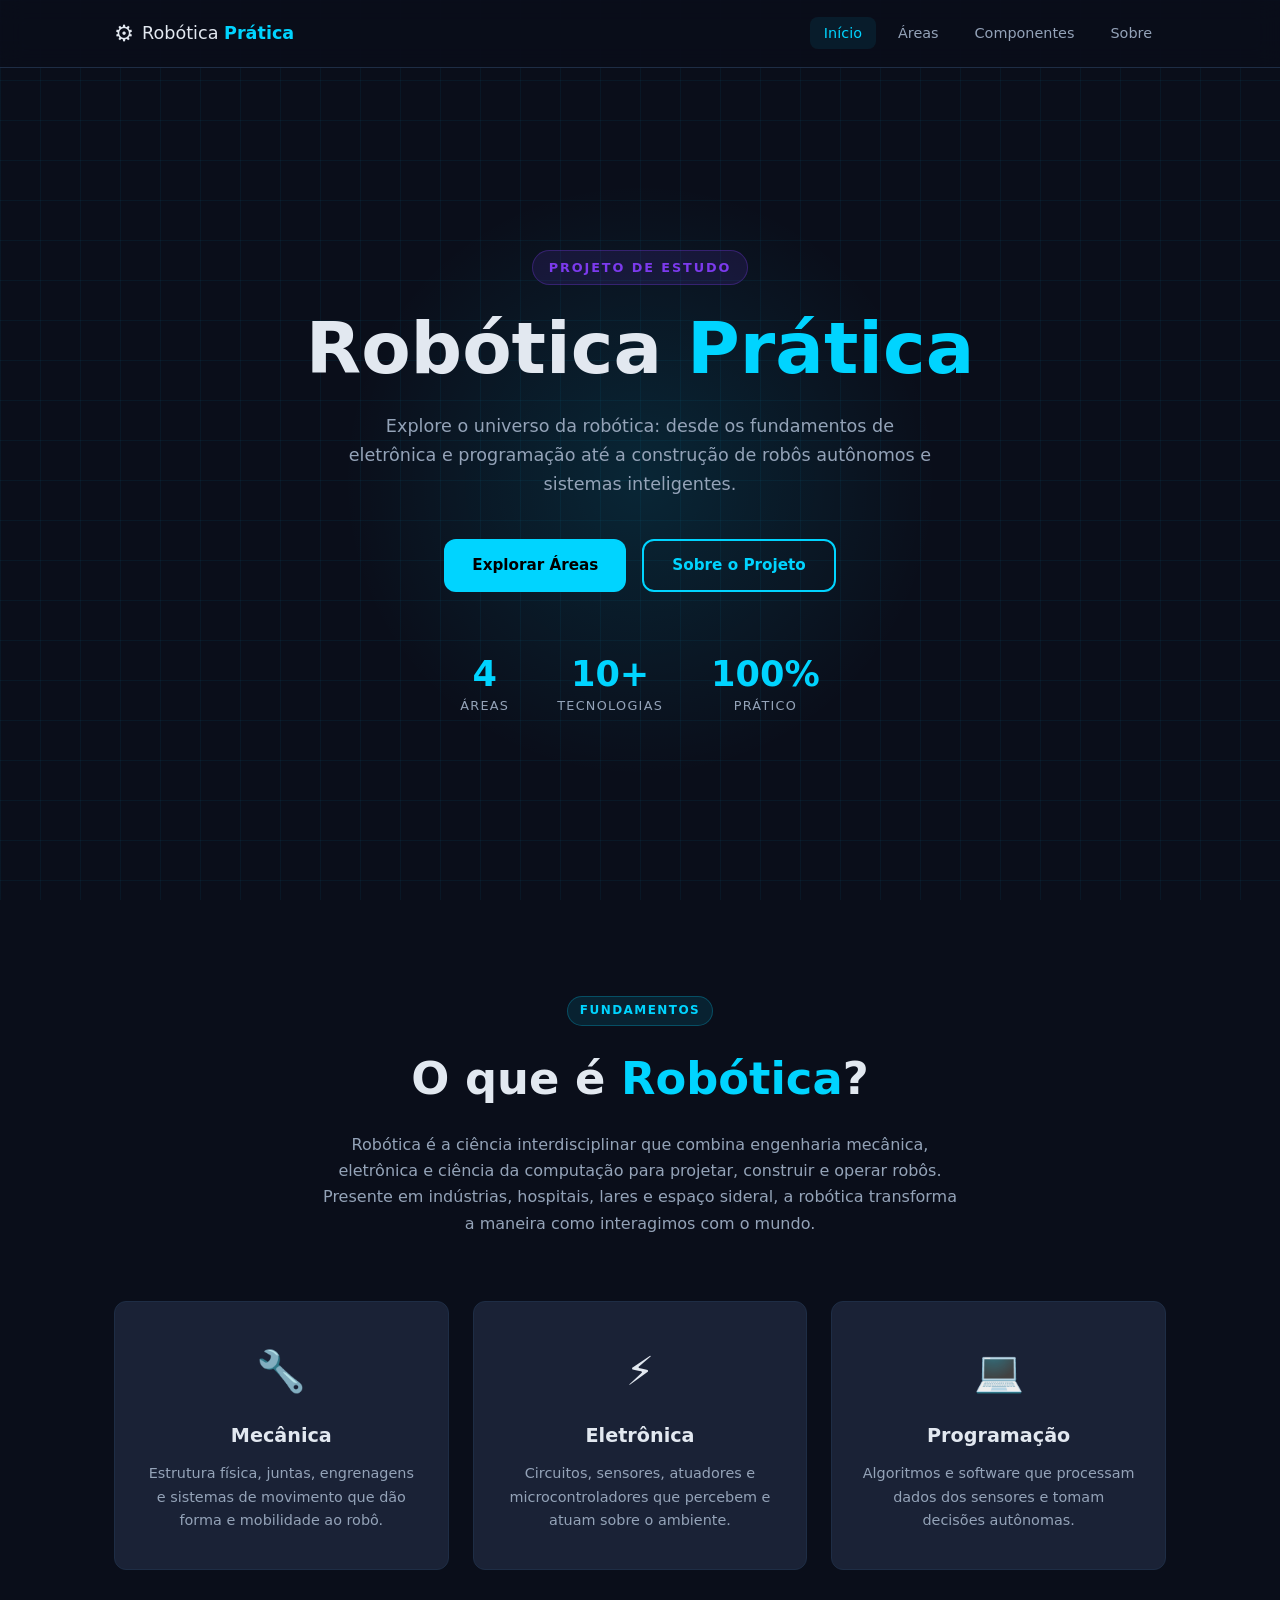
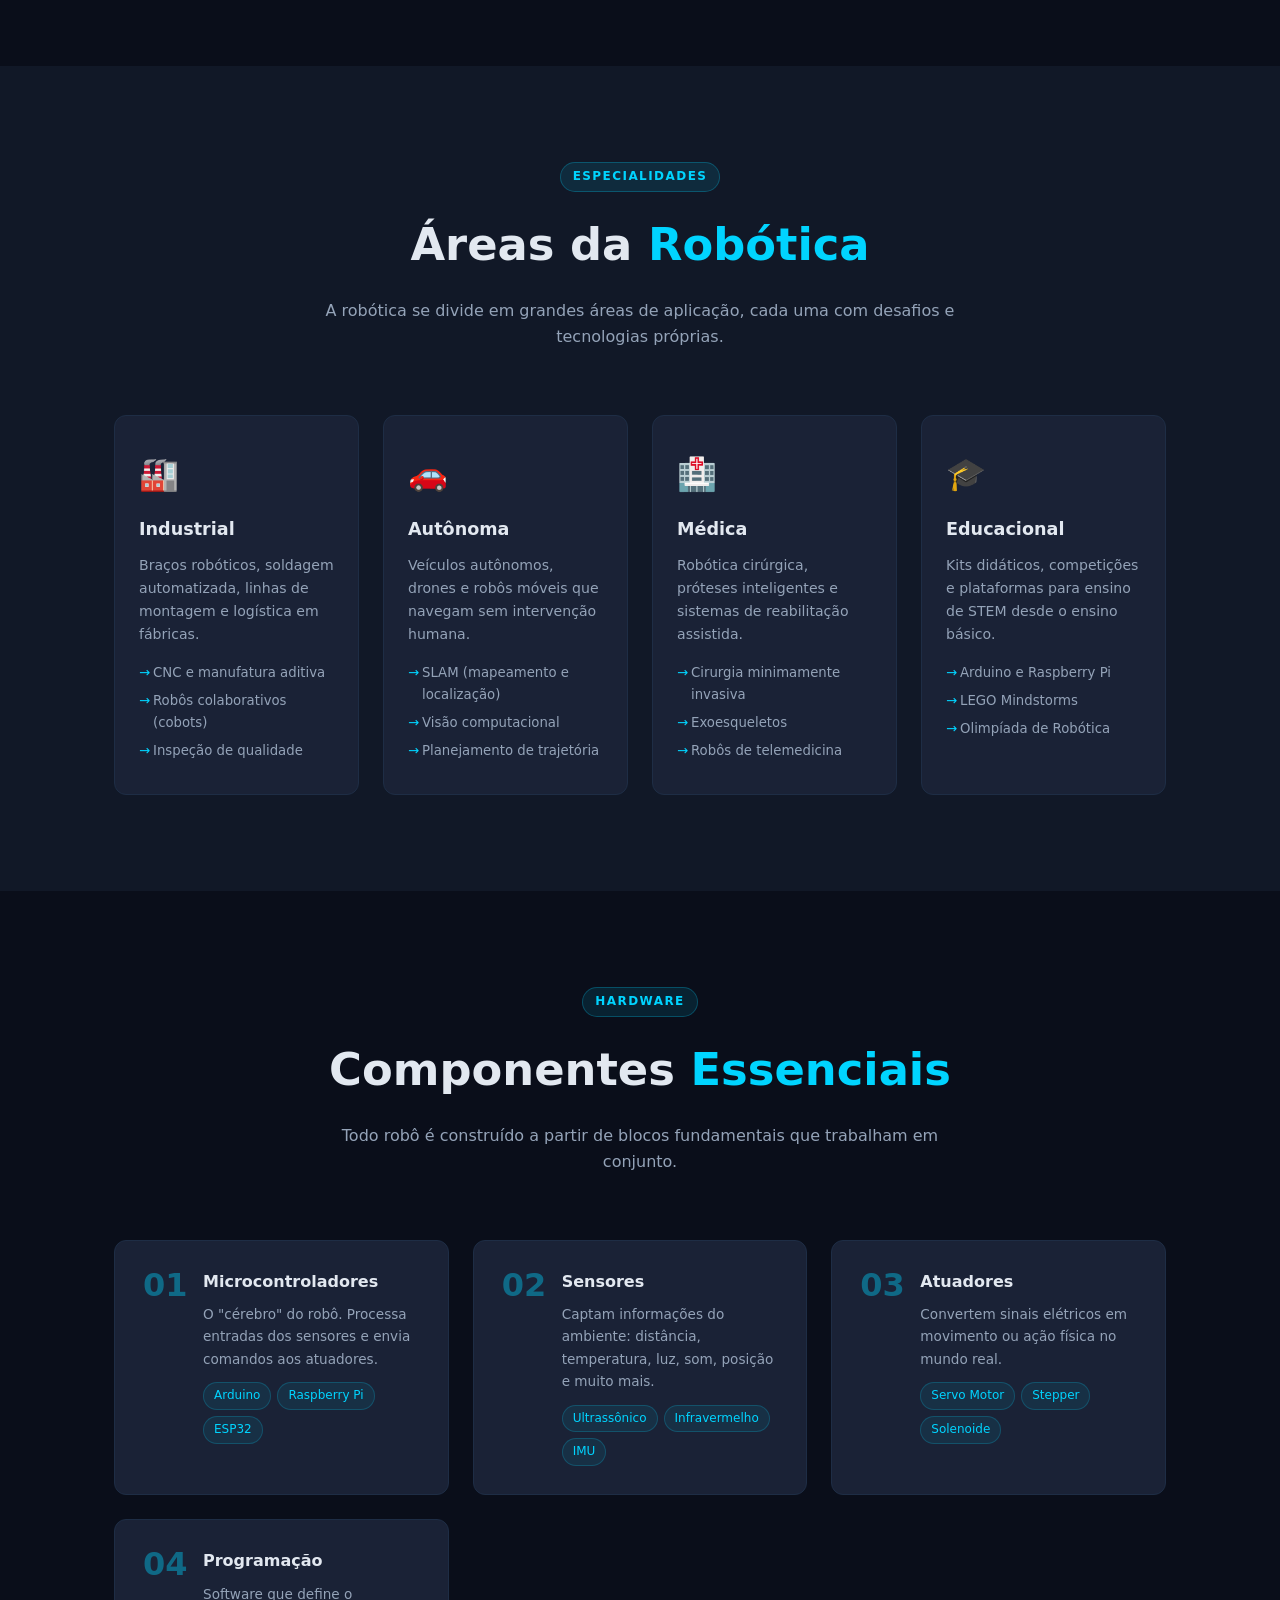
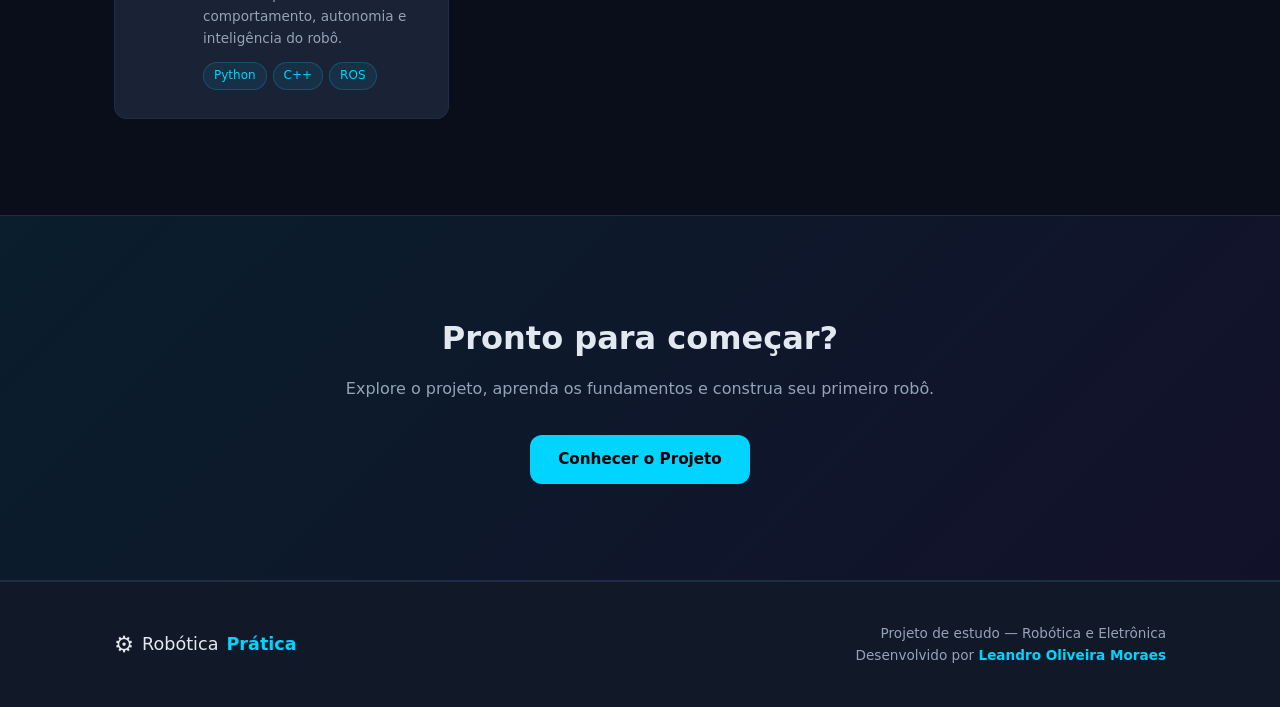
<file: public_html/index.html>
<!DOCTYPE html>
<html lang="pt-br">
<head>
  <meta charset="UTF-8">
  <meta name="viewport" content="width=device-width, initial-scale=1.0">
  <title>Robótica Prática</title>
  <link rel="stylesheet" href="style.css">
</head>
<body>

  <!-- HEADER -->
  <header class="header" id="header">
    <div class="container header__inner">
      <a href="index.html" class="logo">
        <span class="logo__icon">⚙</span>
        <span>Robótica <strong>Prática</strong></span>
      </a>
      <nav class="nav" id="nav">
        <ul class="nav__list">
          <li><a href="index.html" class="nav__link active">Início</a></li>
          <li><a href="#areas" class="nav__link">Áreas</a></li>
          <li><a href="#componentes" class="nav__link">Componentes</a></li>
          <li><a href="sobre.html" class="nav__link">Sobre</a></li>
        </ul>
      </nav>
      <button class="hamburger" id="hamburger" aria-label="Menu">
        <span></span><span></span><span></span>
      </button>
    </div>
  </header>

  <!-- HERO -->
  <section class="hero">
    <div class="hero__bg">
      <div class="hero__grid"></div>
      <div class="hero__glow"></div>
    </div>
    <div class="container hero__content">
      <span class="hero__badge">Projeto de Estudo</span>
      <h1 class="hero__title">Robótica <span class="accent">Prática</span></h1>
      <p class="hero__subtitle">
        Explore o universo da robótica: desde os fundamentos de eletrônica e programação
        até a construção de robôs autônomos e sistemas inteligentes.
      </p>
      <div class="hero__actions">
        <a href="#areas" class="btn btn--primary">Explorar Áreas</a>
        <a href="sobre.html" class="btn btn--outline">Sobre o Projeto</a>
      </div>
      <div class="hero__stats">
        <div class="stat">
          <span class="stat__num">4</span>
          <span class="stat__label">Áreas</span>
        </div>
        <div class="stat">
          <span class="stat__num">10+</span>
          <span class="stat__label">Tecnologias</span>
        </div>
        <div class="stat">
          <span class="stat__num">100%</span>
          <span class="stat__label">Prático</span>
        </div>
      </div>
    </div>
  </section>

  <!-- O QUE É ROBÓTICA -->
  <section class="section" id="intro">
    <div class="container">
      <div class="section__header">
        <span class="tag">Fundamentos</span>
        <h2>O que é <span class="accent">Robótica</span>?</h2>
        <p>
          Robótica é a ciência interdisciplinar que combina engenharia mecânica, eletrônica
          e ciência da computação para projetar, construir e operar robôs. Presente em
          indústrias, hospitais, lares e espaço sideral, a robótica transforma a maneira
          como interagimos com o mundo.
        </p>
      </div>
      <div class="pillars">
        <div class="pillar">
          <div class="pillar__icon">🔧</div>
          <h3>Mecânica</h3>
          <p>Estrutura física, juntas, engrenagens e sistemas de movimento que dão forma e mobilidade ao robô.</p>
        </div>
        <div class="pillar">
          <div class="pillar__icon">⚡</div>
          <h3>Eletrônica</h3>
          <p>Circuitos, sensores, atuadores e microcontroladores que percebem e atuam sobre o ambiente.</p>
        </div>
        <div class="pillar">
          <div class="pillar__icon">💻</div>
          <h3>Programação</h3>
          <p>Algoritmos e software que processam dados dos sensores e tomam decisões autônomas.</p>
        </div>
      </div>
    </div>
  </section>

  <!-- ÁREAS -->
  <section class="section section--dark" id="areas">
    <div class="container">
      <div class="section__header">
        <span class="tag">Especialidades</span>
        <h2>Áreas da <span class="accent">Robótica</span></h2>
        <p>A robótica se divide em grandes áreas de aplicação, cada uma com desafios e tecnologias próprias.</p>
      </div>
      <div class="cards">
        <div class="card">
          <div class="card__icon">🏭</div>
          <h3>Industrial</h3>
          <p>Braços robóticos, soldagem automatizada, linhas de montagem e logística em fábricas.</p>
          <ul class="card__list">
            <li>CNC e manufatura aditiva</li>
            <li>Robôs colaborativos (cobots)</li>
            <li>Inspeção de qualidade</li>
          </ul>
        </div>
        <div class="card">
          <div class="card__icon">🚗</div>
          <h3>Autônoma</h3>
          <p>Veículos autônomos, drones e robôs móveis que navegam sem intervenção humana.</p>
          <ul class="card__list">
            <li>SLAM (mapeamento e localização)</li>
            <li>Visão computacional</li>
            <li>Planejamento de trajetória</li>
          </ul>
        </div>
        <div class="card">
          <div class="card__icon">🏥</div>
          <h3>Médica</h3>
          <p>Robótica cirúrgica, próteses inteligentes e sistemas de reabilitação assistida.</p>
          <ul class="card__list">
            <li>Cirurgia minimamente invasiva</li>
            <li>Exoesqueletos</li>
            <li>Robôs de telemedicina</li>
          </ul>
        </div>
        <div class="card">
          <div class="card__icon">🎓</div>
          <h3>Educacional</h3>
          <p>Kits didáticos, competições e plataformas para ensino de STEM desde o ensino básico.</p>
          <ul class="card__list">
            <li>Arduino e Raspberry Pi</li>
            <li>LEGO Mindstorms</li>
            <li>Olimpíada de Robótica</li>
          </ul>
        </div>
      </div>
    </div>
  </section>

  <!-- COMPONENTES -->
  <section class="section" id="componentes">
    <div class="container">
      <div class="section__header">
        <span class="tag">Hardware</span>
        <h2>Componentes <span class="accent">Essenciais</span></h2>
        <p>Todo robô é construído a partir de blocos fundamentais que trabalham em conjunto.</p>
      </div>
      <div class="components">
        <div class="component">
          <div class="component__num">01</div>
          <div class="component__body">
            <h3>Microcontroladores</h3>
            <p>O "cérebro" do robô. Processa entradas dos sensores e envia comandos aos atuadores.</p>
            <div class="tags">
              <span>Arduino</span><span>Raspberry Pi</span><span>ESP32</span>
            </div>
          </div>
        </div>
        <div class="component">
          <div class="component__num">02</div>
          <div class="component__body">
            <h3>Sensores</h3>
            <p>Captam informações do ambiente: distância, temperatura, luz, som, posição e muito mais.</p>
            <div class="tags">
              <span>Ultrassônico</span><span>Infravermelho</span><span>IMU</span>
            </div>
          </div>
        </div>
        <div class="component">
          <div class="component__num">03</div>
          <div class="component__body">
            <h3>Atuadores</h3>
            <p>Convertem sinais elétricos em movimento ou ação física no mundo real.</p>
            <div class="tags">
              <span>Servo Motor</span><span>Stepper</span><span>Solenoide</span>
            </div>
          </div>
        </div>
        <div class="component">
          <div class="component__num">04</div>
          <div class="component__body">
            <h3>Programação</h3>
            <p>Software que define o comportamento, autonomia e inteligência do robô.</p>
            <div class="tags">
              <span>Python</span><span>C++</span><span>ROS</span>
            </div>
          </div>
        </div>
      </div>
    </div>
  </section>

  <!-- CTA -->
  <section class="cta">
    <div class="container cta__inner">
      <h2>Pronto para começar?</h2>
      <p>Explore o projeto, aprenda os fundamentos e construa seu primeiro robô.</p>
      <a href="sobre.html" class="btn btn--primary">Conhecer o Projeto</a>
    </div>
  </section>

  <!-- FOOTER -->
  <footer class="footer">
    <div class="container footer__inner">
      <span class="logo"><span class="logo__icon">⚙</span> Robótica <strong>Prática</strong></span>
      <div class="footer__right">
        <p>Projeto de estudo — Robótica e Eletrônica</p>
        <p class="footer__author">Desenvolvido por <strong>Leandro Oliveira Moraes</strong></p>
      </div>
    </div>
  </footer>

  <script src="fixedmenu.js"></script>
  <script src="responsivemenu.js"></script>
</body>
</html>
</file>
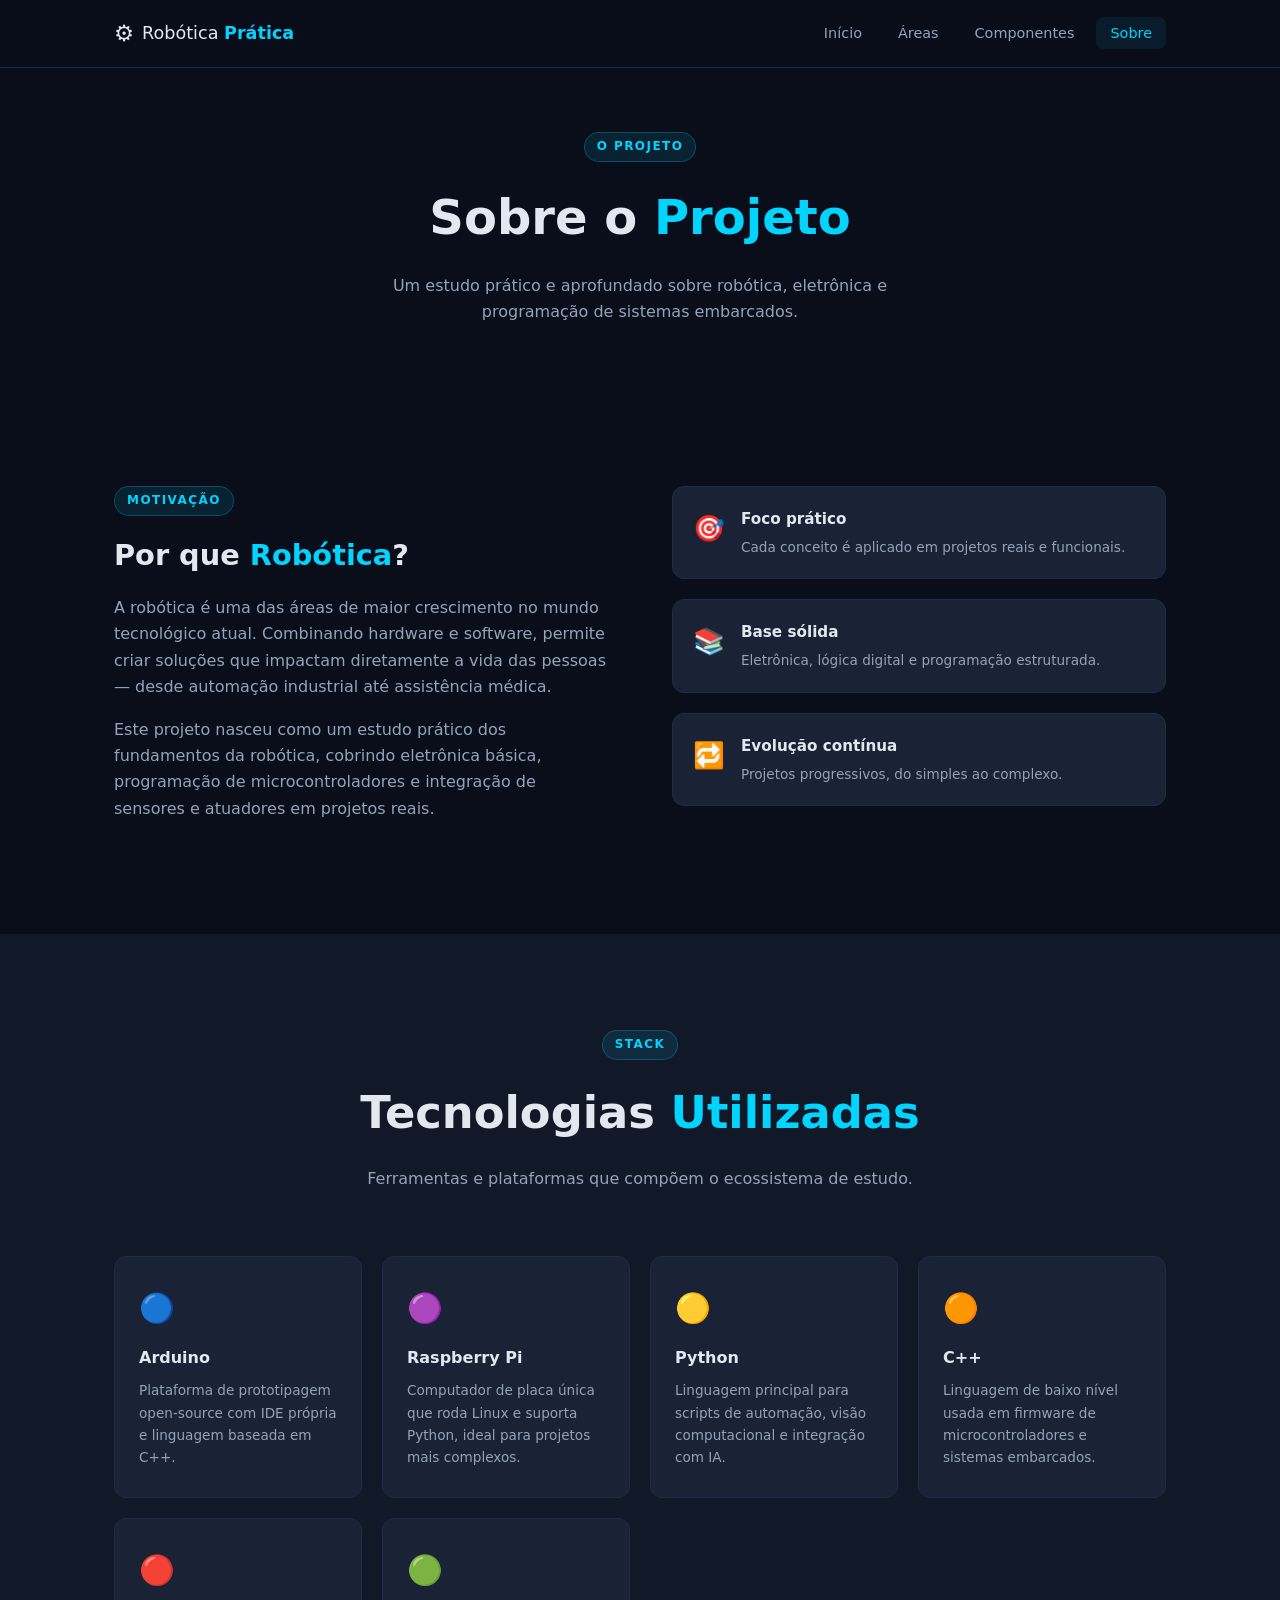
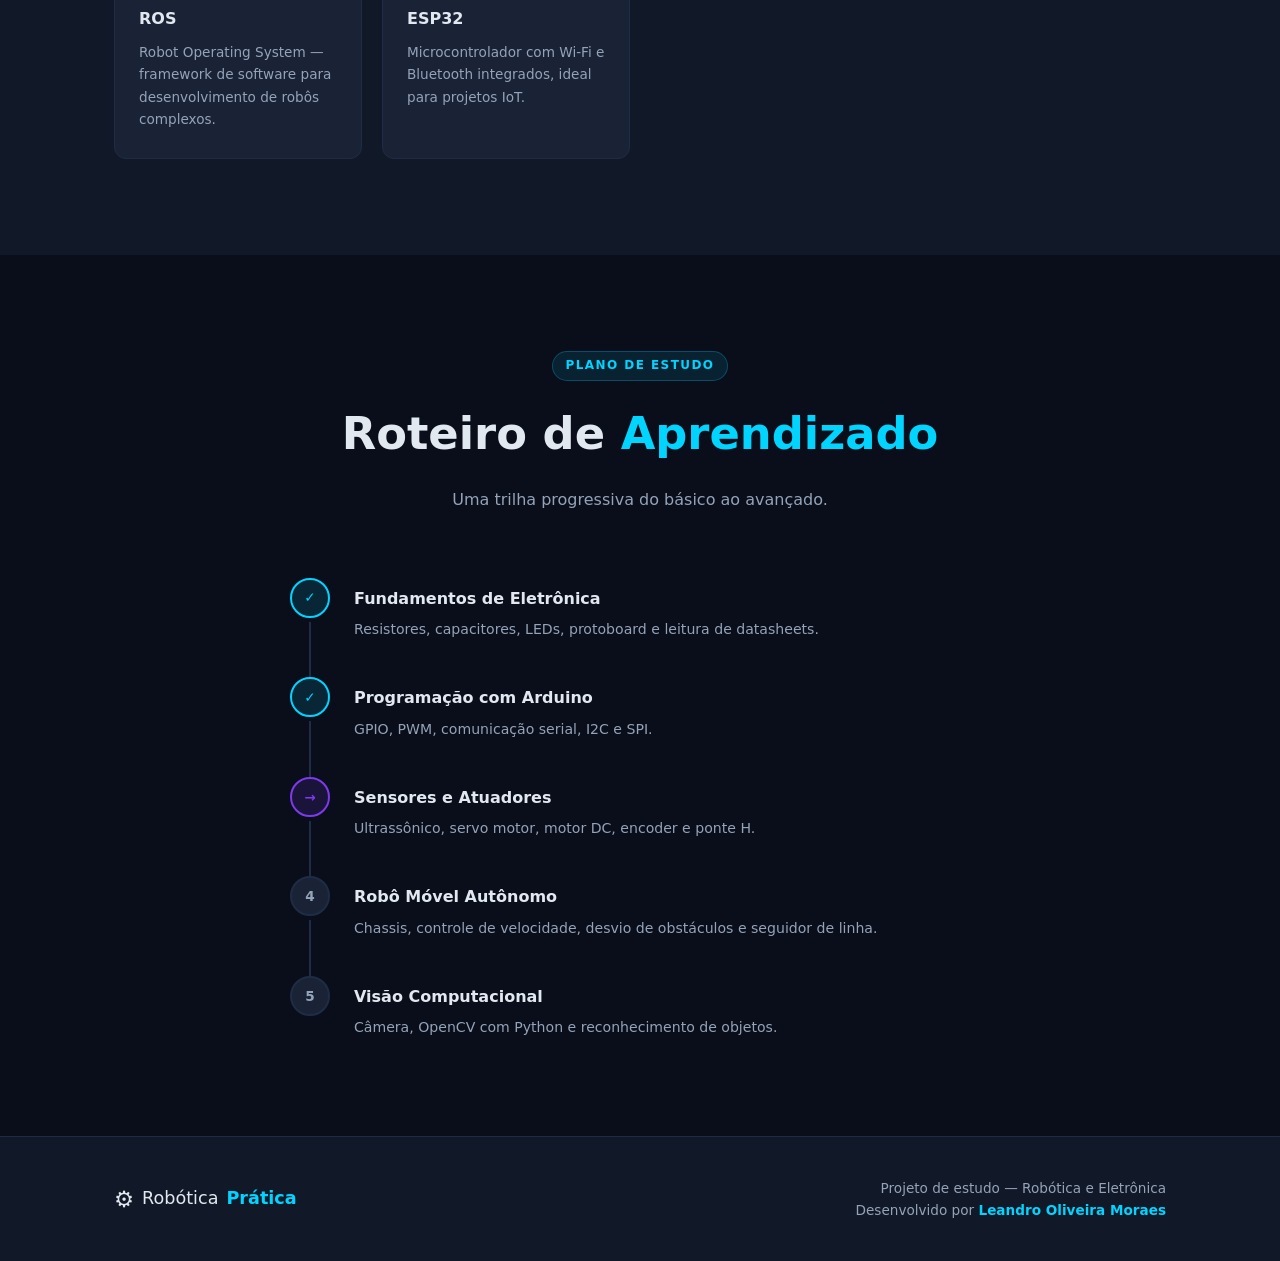
<file: public_html/sobre.html>
<!DOCTYPE html>
<html lang="pt-br">
<head>
  <meta charset="UTF-8">
  <meta name="viewport" content="width=device-width, initial-scale=1.0">
  <title>Sobre — Robótica Prática</title>
  <link rel="stylesheet" href="style.css">
</head>
<body>

  <!-- HEADER -->
  <header class="header" id="header">
    <div class="container header__inner">
      <a href="index.html" class="logo">
        <span class="logo__icon">⚙</span>
        <span>Robótica <strong>Prática</strong></span>
      </a>
      <nav class="nav" id="nav">
        <ul class="nav__list">
          <li><a href="index.html" class="nav__link">Início</a></li>
          <li><a href="index.html#areas" class="nav__link">Áreas</a></li>
          <li><a href="index.html#componentes" class="nav__link">Componentes</a></li>
          <li><a href="sobre.html" class="nav__link active">Sobre</a></li>
        </ul>
      </nav>
      <button class="hamburger" id="hamburger" aria-label="Menu">
        <span></span><span></span><span></span>
      </button>
    </div>
  </header>

  <!-- PAGE HERO -->
  <section class="page-hero">
    <div class="container">
      <span class="tag">O Projeto</span>
      <h1>Sobre o <span class="accent">Projeto</span></h1>
      <p>Um estudo prático e aprofundado sobre robótica, eletrônica e programação de sistemas embarcados.</p>
    </div>
  </section>

  <!-- SOBRE O PROJETO -->
  <section class="section" id="projeto">
    <div class="container">
      <div class="about-grid">
        <div class="about-text">
          <span class="tag">Motivação</span>
          <h2>Por que <span class="accent">Robótica</span>?</h2>
          <p>
            A robótica é uma das áreas de maior crescimento no mundo tecnológico atual.
            Combinando hardware e software, permite criar soluções que impactam diretamente
            a vida das pessoas — desde automação industrial até assistência médica.
          </p>
          <p>
            Este projeto nasceu como um estudo prático dos fundamentos da robótica,
            cobrindo eletrônica básica, programação de microcontroladores e integração
            de sensores e atuadores em projetos reais.
          </p>
        </div>
        <div class="about-highlights">
          <div class="highlight">
            <span class="highlight__icon">🎯</span>
            <div>
              <h4>Foco prático</h4>
              <p>Cada conceito é aplicado em projetos reais e funcionais.</p>
            </div>
          </div>
          <div class="highlight">
            <span class="highlight__icon">📚</span>
            <div>
              <h4>Base sólida</h4>
              <p>Eletrônica, lógica digital e programação estruturada.</p>
            </div>
          </div>
          <div class="highlight">
            <span class="highlight__icon">🔁</span>
            <div>
              <h4>Evolução contínua</h4>
              <p>Projetos progressivos, do simples ao complexo.</p>
            </div>
          </div>
        </div>
      </div>
    </div>
  </section>

  <!-- TECNOLOGIAS -->
  <section class="section section--dark" id="tecnologias">
    <div class="container">
      <div class="section__header">
        <span class="tag">Stack</span>
        <h2>Tecnologias <span class="accent">Utilizadas</span></h2>
        <p>Ferramentas e plataformas que compõem o ecossistema de estudo.</p>
      </div>
      <div class="tech-grid">
        <div class="tech-card">
          <div class="tech-card__icon">🔵</div>
          <h3>Arduino</h3>
          <p>Plataforma de prototipagem open-source com IDE própria e linguagem baseada em C++.</p>
        </div>
        <div class="tech-card">
          <div class="tech-card__icon">🟣</div>
          <h3>Raspberry Pi</h3>
          <p>Computador de placa única que roda Linux e suporta Python, ideal para projetos mais complexos.</p>
        </div>
        <div class="tech-card">
          <div class="tech-card__icon">🟡</div>
          <h3>Python</h3>
          <p>Linguagem principal para scripts de automação, visão computacional e integração com IA.</p>
        </div>
        <div class="tech-card">
          <div class="tech-card__icon">🟠</div>
          <h3>C++</h3>
          <p>Linguagem de baixo nível usada em firmware de microcontroladores e sistemas embarcados.</p>
        </div>
        <div class="tech-card">
          <div class="tech-card__icon">🔴</div>
          <h3>ROS</h3>
          <p>Robot Operating System — framework de software para desenvolvimento de robôs complexos.</p>
        </div>
        <div class="tech-card">
          <div class="tech-card__icon">🟢</div>
          <h3>ESP32</h3>
          <p>Microcontrolador com Wi-Fi e Bluetooth integrados, ideal para projetos IoT.</p>
        </div>
      </div>
    </div>
  </section>

  <!-- ROADMAP -->
  <section class="section" id="roadmap">
    <div class="container">
      <div class="section__header">
        <span class="tag">Plano de Estudo</span>
        <h2>Roteiro de <span class="accent">Aprendizado</span></h2>
        <p>Uma trilha progressiva do básico ao avançado.</p>
      </div>
      <div class="roadmap">
        <div class="roadmap__item">
          <div class="roadmap__marker done">✓</div>
          <div class="roadmap__content">
            <h3>Fundamentos de Eletrônica</h3>
            <p>Resistores, capacitores, LEDs, protoboard e leitura de datasheets.</p>
          </div>
        </div>
        <div class="roadmap__item">
          <div class="roadmap__marker done">✓</div>
          <div class="roadmap__content">
            <h3>Programação com Arduino</h3>
            <p>GPIO, PWM, comunicação serial, I2C e SPI.</p>
          </div>
        </div>
        <div class="roadmap__item">
          <div class="roadmap__marker active">→</div>
          <div class="roadmap__content">
            <h3>Sensores e Atuadores</h3>
            <p>Ultrassônico, servo motor, motor DC, encoder e ponte H.</p>
          </div>
        </div>
        <div class="roadmap__item">
          <div class="roadmap__marker">4</div>
          <div class="roadmap__content">
            <h3>Robô Móvel Autônomo</h3>
            <p>Chassis, controle de velocidade, desvio de obstáculos e seguidor de linha.</p>
          </div>
        </div>
        <div class="roadmap__item">
          <div class="roadmap__marker">5</div>
          <div class="roadmap__content">
            <h3>Visão Computacional</h3>
            <p>Câmera, OpenCV com Python e reconhecimento de objetos.</p>
          </div>
        </div>
      </div>
    </div>
  </section>

  <!-- FOOTER -->
  <footer class="footer">
    <div class="container footer__inner">
      <span class="logo"><span class="logo__icon">⚙</span> Robótica <strong>Prática</strong></span>
      <div class="footer__right">
        <p>Projeto de estudo — Robótica e Eletrônica</p>
        <p class="footer__author">Desenvolvido por <strong>Leandro Oliveira Moraes</strong></p>
      </div>
    </div>
  </footer>

  <script src="fixedmenu.js"></script>
  <script src="responsivemenu.js"></script>
</body>
</html>
</file>
<file: public_html/style.css>
/* ── Reset & Base ─────────────────────────────────────────────────────────── */
*, *::before, *::after { box-sizing: border-box; margin: 0; padding: 0; }

:root {
  --bg:        #0a0e1a;
  --surface:   #111827;
  --card:      #1a2236;
  --border:    #1e2d45;
  --accent:    #00d4ff;
  --accent2:   #7c3aed;
  --text:      #e2e8f0;
  --muted:     #94a3b8;
  --header-h:  68px;
  --radius:    12px;
  --transition: 0.25s ease;
}

html { scroll-behavior: smooth; }

body {
  font-family: 'Segoe UI', system-ui, sans-serif;
  background: var(--bg);
  color: var(--text);
  line-height: 1.65;
  overflow-x: hidden;
}

/* ── Utilities ────────────────────────────────────────────────────────────── */
.container {
  max-width: 1100px;
  margin: 0 auto;
  padding: 0 24px;
}

.accent { color: var(--accent); }

.tag {
  display: inline-block;
  font-size: .75rem;
  font-weight: 700;
  letter-spacing: .12em;
  text-transform: uppercase;
  color: var(--accent);
  background: rgba(0, 212, 255, .1);
  border: 1px solid rgba(0, 212, 255, .25);
  padding: 4px 12px;
  border-radius: 999px;
  margin-bottom: 16px;
}

.btn {
  display: inline-flex;
  align-items: center;
  gap: 8px;
  padding: 12px 28px;
  border-radius: var(--radius);
  font-weight: 600;
  font-size: .95rem;
  text-decoration: none;
  transition: var(--transition);
  cursor: pointer;
  border: none;
}

.btn--primary {
  background: var(--accent);
  color: #000;
}
.btn--primary:hover { background: #33ddff; transform: translateY(-2px); }

.btn--outline {
  background: transparent;
  border: 2px solid var(--accent);
  color: var(--accent);
}
.btn--outline:hover { background: rgba(0,212,255,.1); transform: translateY(-2px); }

/* ── Header ───────────────────────────────────────────────────────────────── */
.header {
  position: fixed;
  top: 0; left: 0; right: 0;
  height: var(--header-h);
  background: rgba(10, 14, 26, .85);
  backdrop-filter: blur(12px);
  border-bottom: 1px solid var(--border);
  z-index: 1000;
  transition: background var(--transition), box-shadow var(--transition);
}

.header.scrolled {
  background: rgba(10, 14, 26, .97);
  box-shadow: 0 4px 24px rgba(0,0,0,.4);
}

.header__inner {
  display: flex;
  align-items: center;
  justify-content: space-between;
  height: 100%;
}

.logo {
  display: flex;
  align-items: center;
  gap: 8px;
  text-decoration: none;
  color: var(--text);
  font-size: 1.1rem;
  font-weight: 500;
}
.logo strong { color: var(--accent); }
.logo__icon { font-size: 1.4rem; }

.nav__list {
  display: flex;
  gap: 8px;
  list-style: none;
}

.nav__link {
  text-decoration: none;
  color: var(--muted);
  font-size: .9rem;
  padding: 8px 14px;
  border-radius: 8px;
  transition: var(--transition);
}
.nav__link:hover, .nav__link.active {
  color: var(--accent);
  background: rgba(0, 212, 255, .08);
}

/* Hamburger */
.hamburger {
  display: none;
  flex-direction: column;
  gap: 5px;
  background: none;
  border: none;
  cursor: pointer;
  padding: 8px;
}
.hamburger span {
  display: block;
  width: 24px;
  height: 2px;
  background: var(--text);
  border-radius: 2px;
  transition: var(--transition);
}
.hamburger.open span:nth-child(1) { transform: translateY(7px) rotate(45deg); }
.hamburger.open span:nth-child(2) { opacity: 0; }
.hamburger.open span:nth-child(3) { transform: translateY(-7px) rotate(-45deg); }

/* ── Hero ─────────────────────────────────────────────────────────────────── */
.hero {
  position: relative;
  min-height: 100vh;
  display: flex;
  align-items: center;
  padding-top: var(--header-h);
  overflow: hidden;
}

.hero__bg {
  position: absolute;
  inset: 0;
  pointer-events: none;
}

.hero__grid {
  position: absolute;
  inset: 0;
  background-image:
    linear-gradient(rgba(0,212,255,.05) 1px, transparent 1px),
    linear-gradient(90deg, rgba(0,212,255,.05) 1px, transparent 1px);
  background-size: 40px 40px;
}

.hero__glow {
  position: absolute;
  top: 20%;
  left: 50%;
  transform: translateX(-50%);
  width: 600px;
  height: 600px;
  background: radial-gradient(circle, rgba(0,212,255,.12) 0%, transparent 70%);
}

.hero__content {
  position: relative;
  text-align: center;
  padding: 80px 24px;
}

.hero__badge {
  display: inline-block;
  font-size: .8rem;
  font-weight: 700;
  letter-spacing: .15em;
  text-transform: uppercase;
  color: var(--accent2);
  background: rgba(124, 58, 237, .12);
  border: 1px solid rgba(124, 58, 237, .3);
  padding: 6px 16px;
  border-radius: 999px;
  margin-bottom: 24px;
}

.hero__title {
  font-size: clamp(2.5rem, 6vw, 4.5rem);
  font-weight: 800;
  line-height: 1.1;
  margin-bottom: 24px;
}

.hero__subtitle {
  max-width: 600px;
  margin: 0 auto 40px;
  color: var(--muted);
  font-size: 1.1rem;
}

.hero__actions {
  display: flex;
  gap: 16px;
  justify-content: center;
  flex-wrap: wrap;
  margin-bottom: 64px;
}

.hero__stats {
  display: flex;
  gap: 48px;
  justify-content: center;
  flex-wrap: wrap;
}

.stat { text-align: center; }
.stat__num {
  display: block;
  font-size: 2.2rem;
  font-weight: 800;
  color: var(--accent);
  line-height: 1;
}
.stat__label {
  font-size: .8rem;
  color: var(--muted);
  text-transform: uppercase;
  letter-spacing: .1em;
}

/* ── Sections ─────────────────────────────────────────────────────────────── */
.section {
  padding: 96px 0;
}

.section--dark {
  background: var(--surface);
}

.section__header {
  text-align: center;
  max-width: 640px;
  margin: 0 auto 64px;
}

.section__header h2 {
  font-size: clamp(1.8rem, 3.5vw, 2.8rem);
  font-weight: 800;
  margin-bottom: 16px;
}

.section__header p {
  color: var(--muted);
}

/* ── Pillars ──────────────────────────────────────────────────────────────── */
.pillars {
  display: grid;
  grid-template-columns: repeat(auto-fit, minmax(260px, 1fr));
  gap: 24px;
}

.pillar {
  background: var(--card);
  border: 1px solid var(--border);
  border-radius: var(--radius);
  padding: 36px 28px;
  text-align: center;
  transition: var(--transition);
}
.pillar:hover {
  border-color: var(--accent);
  transform: translateY(-4px);
}
.pillar__icon { font-size: 2.5rem; margin-bottom: 16px; }
.pillar h3 { font-size: 1.2rem; margin-bottom: 10px; }
.pillar p  { color: var(--muted); font-size: .9rem; }

/* ── Cards ────────────────────────────────────────────────────────────────── */
.cards {
  display: grid;
  grid-template-columns: repeat(auto-fit, minmax(240px, 1fr));
  gap: 24px;
}

.card {
  background: var(--card);
  border: 1px solid var(--border);
  border-radius: var(--radius);
  padding: 32px 24px;
  transition: var(--transition);
}
.card:hover {
  border-color: var(--accent);
  transform: translateY(-4px);
}
.card__icon { font-size: 2rem; margin-bottom: 14px; }
.card h3    { font-size: 1.1rem; margin-bottom: 10px; }
.card p     { color: var(--muted); font-size: .88rem; margin-bottom: 16px; }

.card__list {
  list-style: none;
  display: flex;
  flex-direction: column;
  gap: 6px;
}
.card__list li {
  font-size: .83rem;
  color: var(--muted);
  padding-left: 14px;
  position: relative;
}
.card__list li::before {
  content: '→';
  position: absolute;
  left: 0;
  color: var(--accent);
}

/* ── Components ───────────────────────────────────────────────────────────── */
.components {
  display: grid;
  grid-template-columns: repeat(auto-fit, minmax(280px, 1fr));
  gap: 24px;
}

.component {
  display: flex;
  gap: 20px;
  align-items: flex-start;
  background: var(--card);
  border: 1px solid var(--border);
  border-radius: var(--radius);
  padding: 28px;
  transition: var(--transition);
}
.component:hover { border-color: var(--accent); }

.component__num {
  font-size: 2rem;
  font-weight: 800;
  color: var(--accent);
  opacity: .4;
  line-height: 1;
  min-width: 40px;
}

.component__body h3 { font-size: 1rem; margin-bottom: 8px; }
.component__body p  { color: var(--muted); font-size: .85rem; margin-bottom: 12px; }

.tags {
  display: flex;
  flex-wrap: wrap;
  gap: 6px;
}
.tags span {
  font-size: .75rem;
  padding: 3px 10px;
  border-radius: 999px;
  background: rgba(0,212,255,.08);
  border: 1px solid rgba(0,212,255,.2);
  color: var(--accent);
}

/* ── CTA ──────────────────────────────────────────────────────────────────── */
.cta {
  padding: 96px 0;
  background: linear-gradient(135deg, rgba(0,212,255,.08) 0%, rgba(124,58,237,.08) 100%);
  border-top: 1px solid var(--border);
  border-bottom: 1px solid var(--border);
}
.cta__inner { text-align: center; }
.cta__inner h2 { font-size: 2rem; font-weight: 800; margin-bottom: 12px; }
.cta__inner p  { color: var(--muted); margin-bottom: 32px; }

/* ── Footer ───────────────────────────────────────────────────────────────── */
.footer {
  background: var(--surface);
  border-top: 1px solid var(--border);
  padding: 40px 0;
}
.footer__inner {
  display: flex;
  align-items: center;
  justify-content: space-between;
  flex-wrap: wrap;
  gap: 12px;
}
.footer__inner p { color: var(--muted); font-size: .85rem; }
.footer__right   { text-align: right; }
.footer__author strong { color: var(--accent); }

/* ── Page Hero (sobre.html) ───────────────────────────────────────────────── */
.page-hero {
  padding: calc(var(--header-h) + 64px) 0 64px;
  text-align: center;
}
.page-hero h1 {
  font-size: clamp(2rem, 4vw, 3rem);
  font-weight: 800;
  margin-bottom: 16px;
}
.page-hero p { color: var(--muted); max-width: 560px; margin: 0 auto; }

/* ── About Grid ───────────────────────────────────────────────────────────── */
.about-grid {
  display: grid;
  grid-template-columns: 1fr 1fr;
  gap: 64px;
  align-items: start;
}
.about-text h2   { font-size: 1.8rem; font-weight: 800; margin-bottom: 16px; }
.about-text p    { color: var(--muted); margin-bottom: 16px; }

.about-highlights { display: flex; flex-direction: column; gap: 20px; }
.highlight {
  display: flex;
  gap: 16px;
  align-items: flex-start;
  background: var(--card);
  border: 1px solid var(--border);
  border-radius: var(--radius);
  padding: 20px;
}
.highlight__icon { font-size: 1.6rem; }
.highlight h4    { font-size: .95rem; margin-bottom: 4px; }
.highlight p     { color: var(--muted); font-size: .85rem; }

/* ── Tech Grid ────────────────────────────────────────────────────────────── */
.tech-grid {
  display: grid;
  grid-template-columns: repeat(auto-fit, minmax(220px, 1fr));
  gap: 20px;
}
.tech-card {
  background: var(--card);
  border: 1px solid var(--border);
  border-radius: var(--radius);
  padding: 28px 24px;
  transition: var(--transition);
}
.tech-card:hover { border-color: var(--accent); transform: translateY(-3px); }
.tech-card__icon { font-size: 1.8rem; margin-bottom: 12px; }
.tech-card h3    { font-size: 1rem; margin-bottom: 8px; }
.tech-card p     { color: var(--muted); font-size: .85rem; }

/* ── Roadmap ──────────────────────────────────────────────────────────────── */
.roadmap {
  max-width: 700px;
  margin: 0 auto;
  display: flex;
  flex-direction: column;
  gap: 0;
}
.roadmap__item {
  display: flex;
  gap: 24px;
  position: relative;
  padding-bottom: 36px;
}
.roadmap__item:last-child { padding-bottom: 0; }
.roadmap__item:not(:last-child)::before {
  content: '';
  position: absolute;
  left: 19px;
  top: 44px;
  bottom: 0;
  width: 2px;
  background: var(--border);
}

.roadmap__marker {
  width: 40px;
  height: 40px;
  border-radius: 50%;
  display: flex;
  align-items: center;
  justify-content: center;
  font-size: .85rem;
  font-weight: 700;
  flex-shrink: 0;
  background: var(--card);
  border: 2px solid var(--border);
  color: var(--muted);
}
.roadmap__marker.done {
  background: rgba(0,212,255,.12);
  border-color: var(--accent);
  color: var(--accent);
}
.roadmap__marker.active {
  background: rgba(124,58,237,.15);
  border-color: var(--accent2);
  color: var(--accent2);
}

.roadmap__content { padding-top: 8px; }
.roadmap__content h3 { font-size: 1rem; margin-bottom: 6px; }
.roadmap__content p  { color: var(--muted); font-size: .88rem; }

/* ── Responsive ───────────────────────────────────────────────────────────── */
@media (max-width: 768px) {
  .hamburger { display: flex; }

  .nav {
    display: none;
    position: fixed;
    top: var(--header-h);
    left: 0; right: 0;
    background: var(--surface);
    border-bottom: 1px solid var(--border);
    padding: 16px 0;
  }
  .nav.open { display: block; }
  .nav__list { flex-direction: column; gap: 0; padding: 0 16px; }
  .nav__link { display: block; padding: 12px 16px; }

  .about-grid { grid-template-columns: 1fr; gap: 40px; }

  .footer__inner { flex-direction: column; text-align: center; }

  .hero__stats { gap: 32px; }
}
</file>
